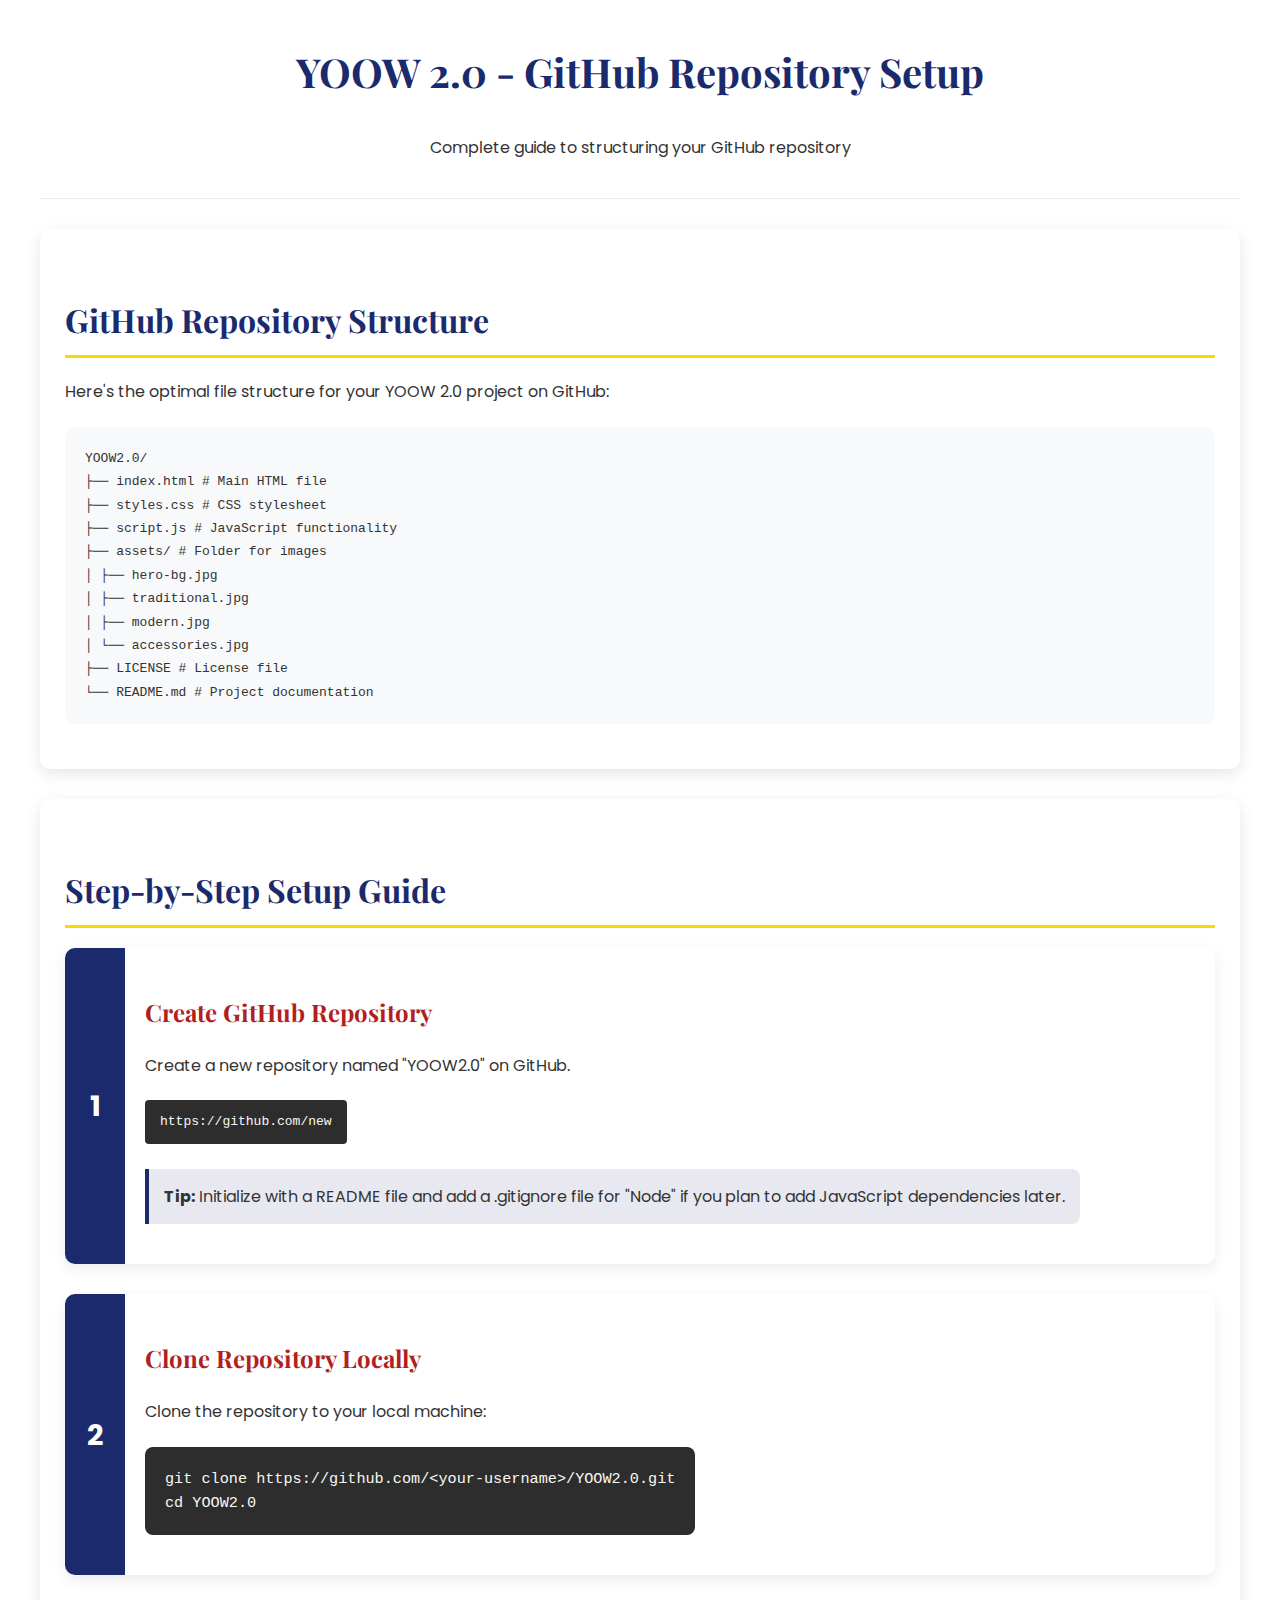
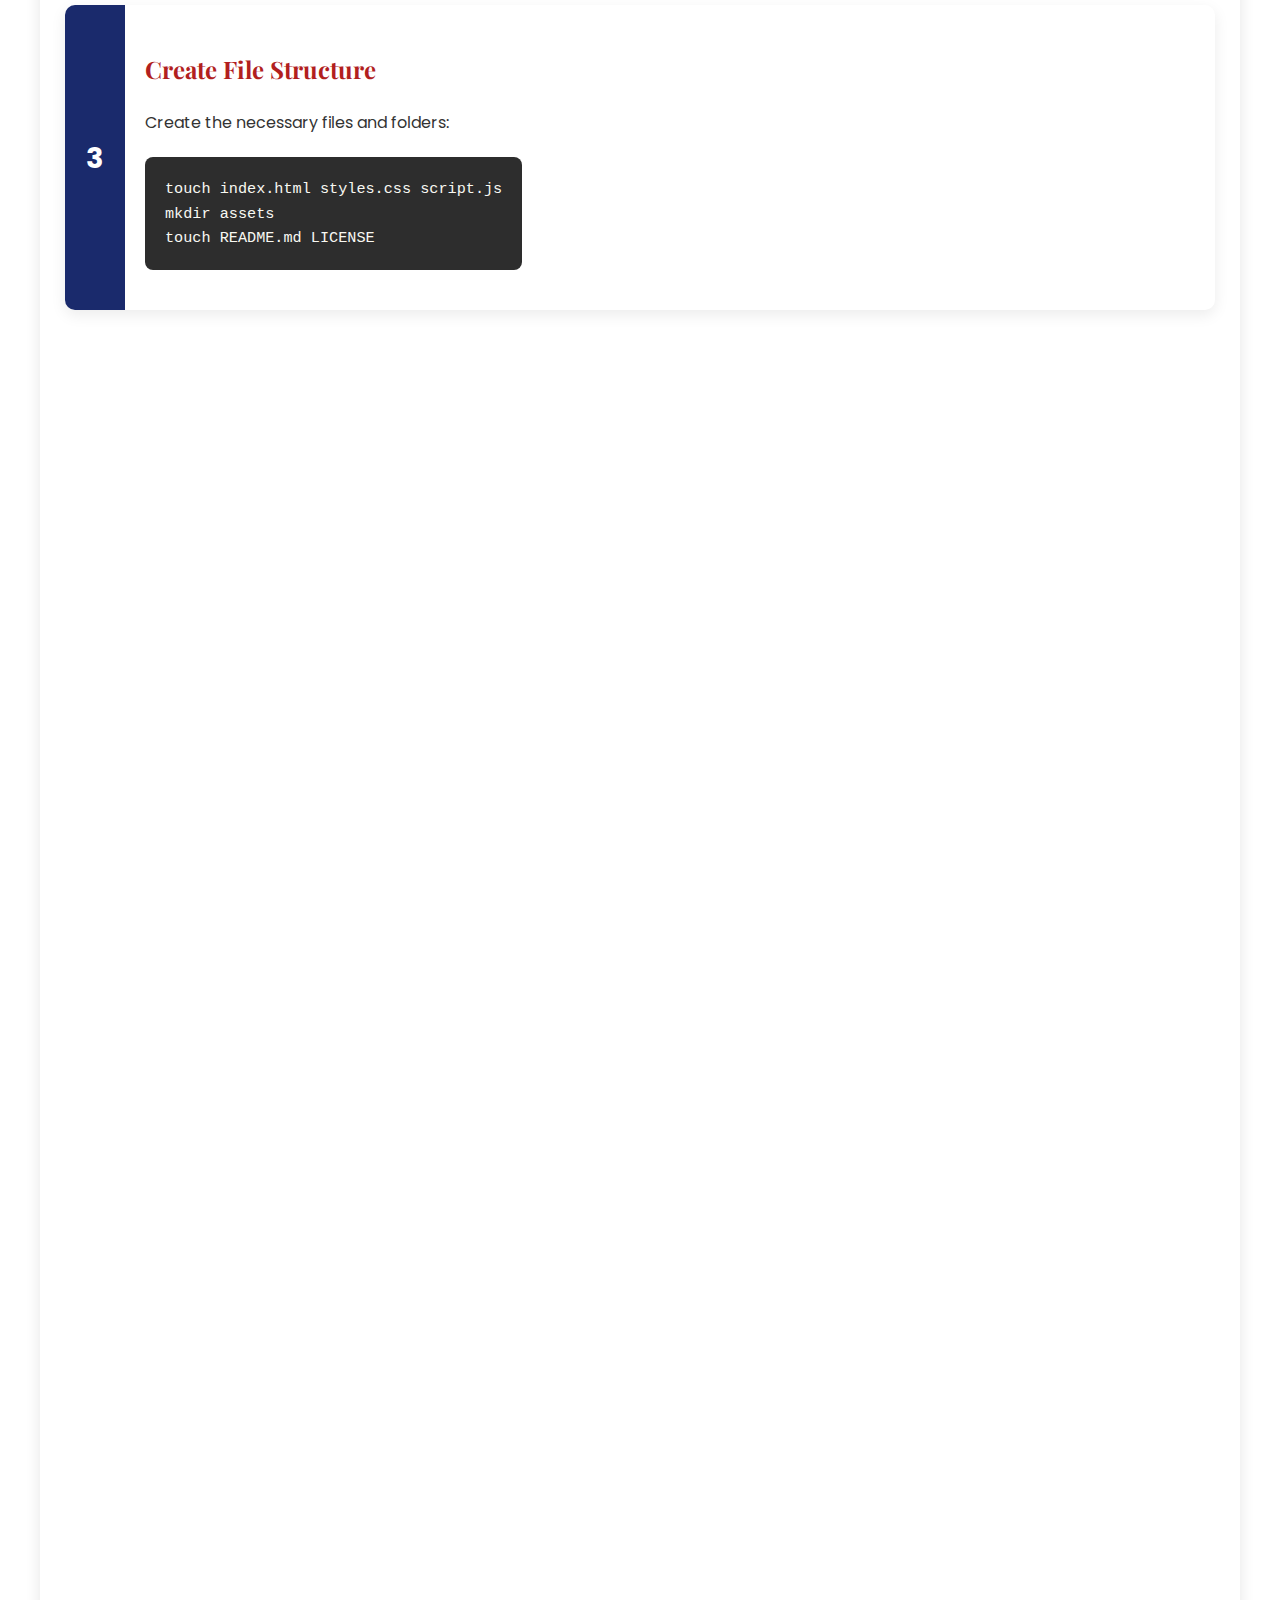
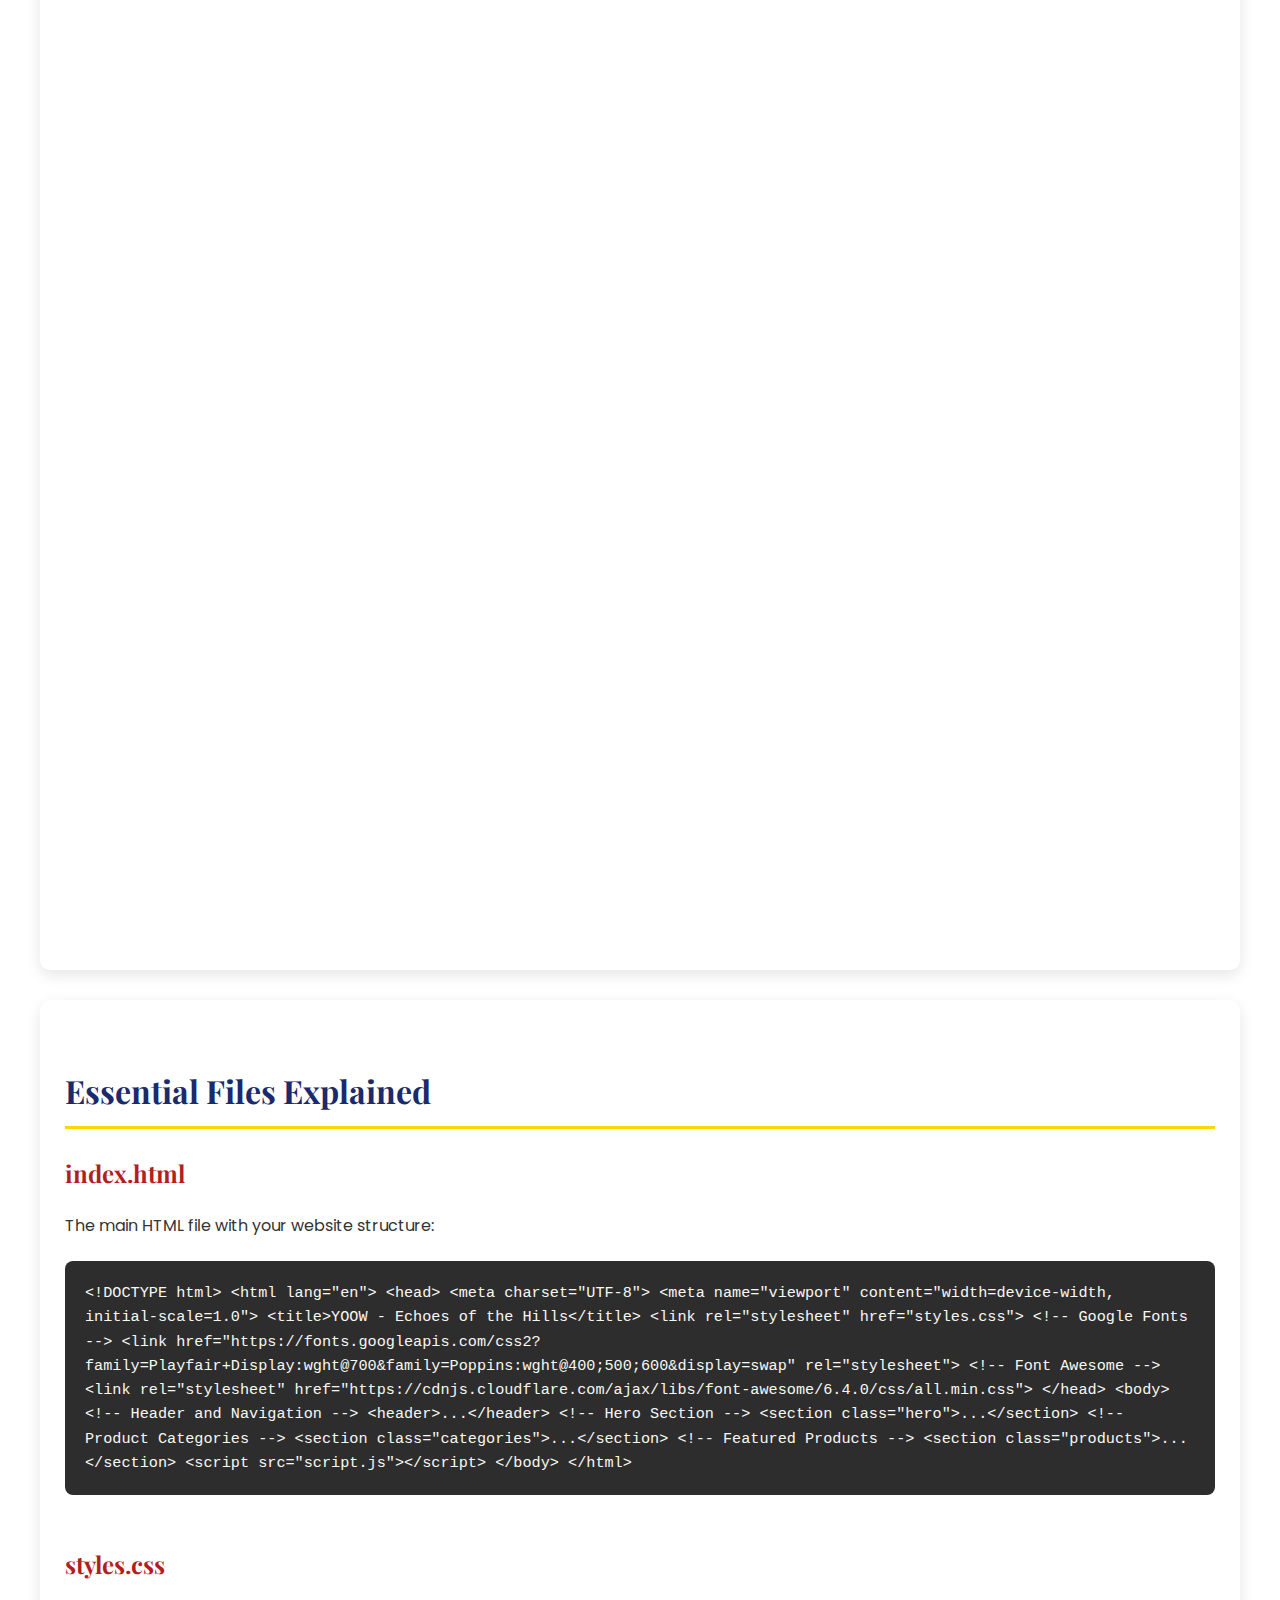
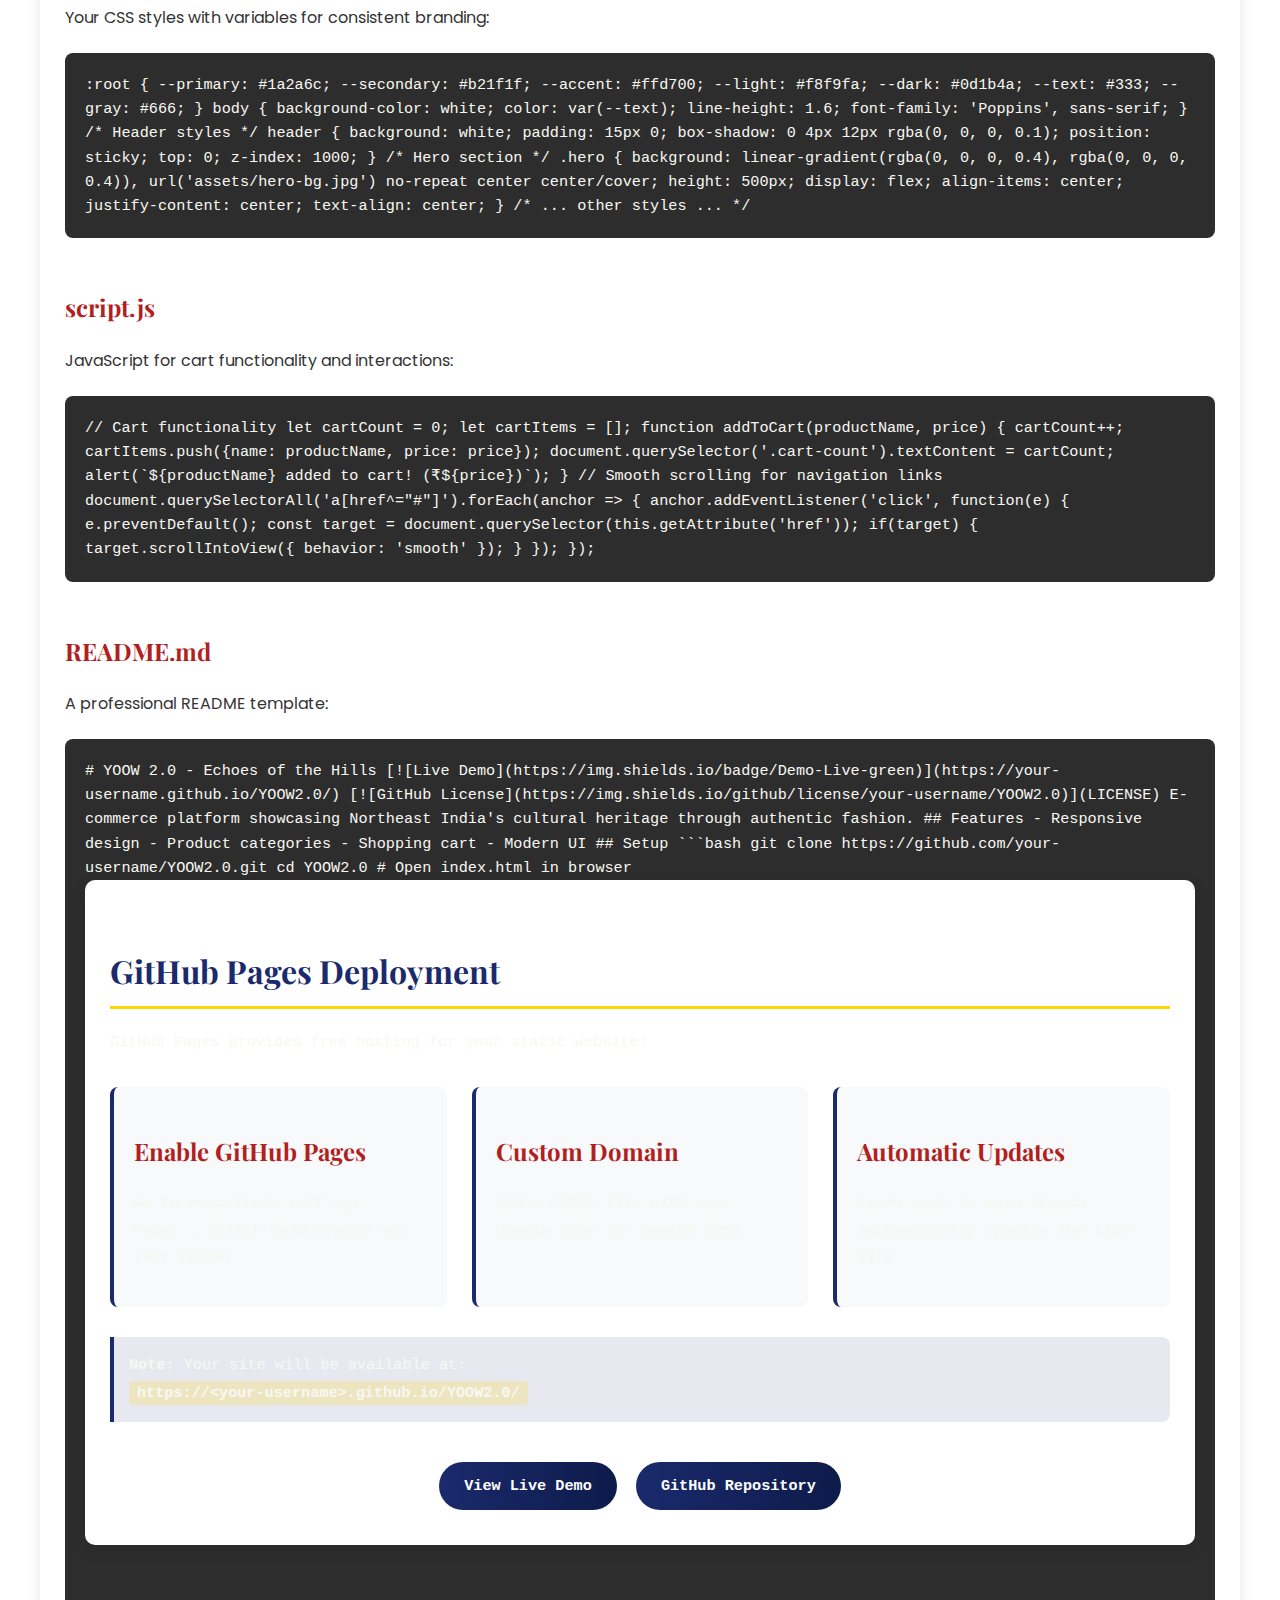
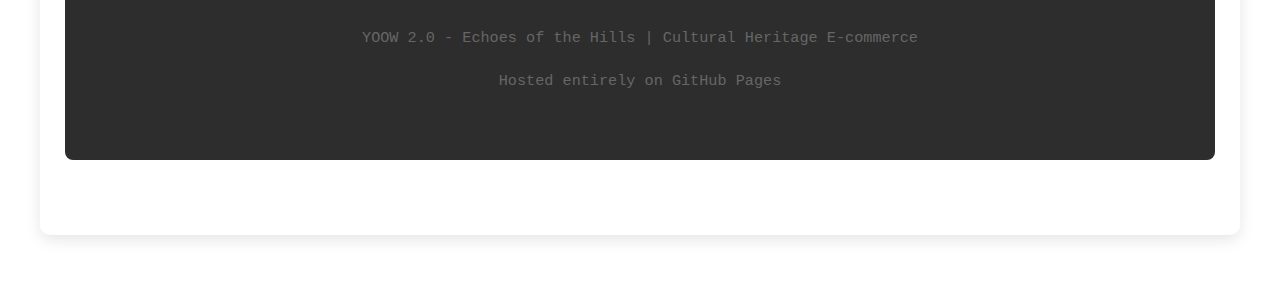
<file: index.html>
<!DOCTYPE html>
<html lang="en">
<head>
    <meta charset="UTF-8">
    <meta name="viewport" content="width=device-width, initial-scale=1.0">
    <title>YOOW 2.0 - Echoes of the Hills</title>
    <link rel="stylesheet" href="https://cdnjs.cloudflare.com/ajax/libs/font-awesome/6.4.0/css/all.min.css">
    <link href="https://fonts.googleapis.com/css2?family=Playfair+Display:wght@700&family=Poppins:wght@400;500;600&display=swap" rel="stylesheet">
    <style>
        :root {
            --primary: #1a2a6c;
            --secondary: #b21f1f;
            --accent: #ffd700;
            --light: #f8f9fa;
            --dark: #0d1b4a;
            --text: #333;
            --gray: #666;
        }
        
        * {
            margin: 0;
            padding: 0;
            box-sizing: border-box;
        }
        
        body {
            background-color: white;
            color: var(--text);
            line-height: 1.6;
            font-family: 'Poppins', sans-serif;
            padding: 20px;
        }
        
        .container {
            max-width: 1200px;
            margin: 0 auto;
        }
        
        header {
            background: white;
            padding: 20px 0;
            margin-bottom: 30px;
            border-bottom: 1px solid #eee;
        }
        
        h1, h2, h3 {
            color: var(--primary);
            font-family: 'Playfair Display', serif;
            margin-bottom: 20px;
        }
        
        h1 {
            font-size: 2.5rem;
            text-align: center;
            margin-bottom: 30px;
        }
        
        h2 {
            font-size: 2rem;
            margin-top: 40px;
            padding-bottom: 10px;
            border-bottom: 3px solid var(--accent);
        }
        
        h3 {
            font-size: 1.5rem;
            color: var(--secondary);
            margin-top: 25px;
        }
        
        p {
            margin-bottom: 15px;
            line-height: 1.8;
        }
        
        .card {
            background: white;
            border-radius: 10px;
            box-shadow: 0 5px 15px rgba(0,0,0,0.1);
            padding: 25px;
            margin-bottom: 30px;
        }
        
        .grid {
            display: grid;
            grid-template-columns: repeat(auto-fill, minmax(300px, 1fr));
            gap: 25px;
            margin: 30px 0;
        }
        
        .grid-item {
            background: var(--light);
            padding: 20px;
            border-radius: 8px;
            border-left: 4px solid var(--primary);
        }
        
        .highlight {
            background-color: rgba(255, 215, 0, 0.2);
            padding: 3px 8px;
            border-radius: 4px;
            font-weight: 600;
        }
        
        .code-block {
            background: #2d2d2d;
            color: #f8f8f2;
            padding: 20px;
            border-radius: 8px;
            margin: 20px 0;
            overflow-x: auto;
            font-family: monospace;
            font-size: 0.95rem;
        }
        
        .btn {
            display: inline-block;
            background: linear-gradient(to right, var(--primary), var(--dark));
            color: white;
            padding: 12px 25px;
            border-radius: 30px;
            text-decoration: none;
            font-weight: 600;
            margin: 10px 5px;
            transition: all 0.3s ease;
        }
        
        .btn:hover {
            transform: translateY(-3px);
            box-shadow: 0 5px 15px rgba(0, 0, 0, 0.2);
        }
        
        .structure {
            background: var(--light);
            padding: 20px;
            border-radius: 8px;
            margin: 20px 0;
            font-family: monospace;
            line-height: 1.8;
        }
        
        .step {
            display: flex;
            margin-bottom: 30px;
            background: white;
            border-radius: 10px;
            overflow: hidden;
            box-shadow: 0 5px 15px rgba(0,0,0,0.08);
        }
        
        .step-number {
            background: var(--primary);
            color: white;
            font-size: 1.8rem;
            font-weight: bold;
            min-width: 60px;
            display: flex;
            align-items: center;
            justify-content: center;
        }
        
        .step-content {
            padding: 20px;
        }
        
        .tip {
            background: rgba(26, 42, 108, 0.1);
            border-left: 4px solid var(--primary);
            padding: 15px;
            margin: 20px 0;
            border-radius: 0 8px 8px 0;
        }
        
        .section {
            margin-bottom: 50px;
        }
        
        .screenshot {
            width: 100%;
            border-radius: 8px;
            margin: 20px 0;
            box-shadow: 0 5px 15px rgba(0,0,0,0.1);
            border: 1px solid #eee;
        }
        
        .command {
            background: #2d2d2d;
            color: #f8f8f2;
            padding: 10px 15px;
            border-radius: 4px;
            display: inline-block;
            margin: 5px 0;
            font-family: monospace;
        }
        
        @media (max-width: 768px) {
            .grid {
                grid-template-columns: 1fr;
            }
            
            .step {
                flex-direction: column;
            }
            
            .step-number {
                min-width: 100%;
                padding: 10px 0;
            }
        }
    </style>
</head>
<body>
    <div class="container">
        <header>
            <h1>YOOW 2.0 - GitHub Repository Setup</h1>
            <p style="text-align: center;">Complete guide to structuring your GitHub repository</p>
        </header>
        
        <div class="card">
            <h2>GitHub Repository Structure</h2>
            <p>Here's the optimal file structure for your YOOW 2.0 project on GitHub:</p>
            
            <div class="structure">
                YOOW2.0/<br>
                ├── index.html           # Main HTML file<br>
                ├── styles.css          # CSS stylesheet<br>
                ├── script.js           # JavaScript functionality<br>
                ├── assets/             # Folder for images<br>
                │   ├── hero-bg.jpg<br>
                │   ├── traditional.jpg<br>
                │   ├── modern.jpg<br>
                │   └── accessories.jpg<br>
                ├── LICENSE             # License file<br>
                └── README.md           # Project documentation
            </div>
        </div>
        
        <div class="card">
            <h2>Step-by-Step Setup Guide</h2>
            
            <div class="step">
                <div class="step-number">1</div>
                <div class="step-content">
                    <h3>Create GitHub Repository</h3>
                    <p>Create a new repository named "YOOW2.0" on GitHub.</p>
                    <p class="command">https://github.com/new</p>
                    <div class="tip">
                        <strong>Tip:</strong> Initialize with a README file and add a .gitignore file for "Node" if you plan to add JavaScript dependencies later.
                    </div>
                </div>
            </div>
            
            <div class="step">
                <div class="step-number">2</div>
                <div class="step-content">
                    <h3>Clone Repository Locally</h3>
                    <p>Clone the repository to your local machine:</p>
                    <div class="code-block">
                        git clone https://github.com/&lt;your-username&gt;/YOOW2.0.git<br>
                        cd YOOW2.0
                    </div>
                </div>
            </div>
            
            <div class="step">
                <div class="step-number">3</div>
                <div class="step-content">
                    <h3>Create File Structure</h3>
                    <p>Create the necessary files and folders:</p>
                    <div class="code-block">
                        touch index.html styles.css script.js<br>
                        mkdir assets<br>
                        touch README.md LICENSE
                    </div>
                </div>
            </div>
            
            <div class="step">
                <div class="step-number">4</div>
                <div class="step-content">
                    <h3>Add Content to Files</h3>
                    <p>Copy your HTML, CSS, and JavaScript code into the respective files:</p>
                    <div class="grid">
                        <div class="grid-item">
                            <h3>index.html</h3>
                            <p>Main HTML structure of your website</p>
                        </div>
                        <div class="grid-item">
                            <h3>styles.css</h3>
                            <p>All CSS styles and design rules</p>
                        </div>
                        <div class="grid-item">
                            <h3>script.js</h3>
                            <p>JavaScript for cart functionality and interactions</p>
                        </div>
                    </div>
                </div>
            </div>
            
            <div class="step">
                <div class="step-number">5</div>
                <div class="step-content">
                    <h3>Add Image Assets</h3>
                    <p>Download your images and place them in the assets folder:</p>
                    <div class="code-block">
                        assets/<br>
                        ├── hero-bg.jpg<br>
                        ├── traditional.jpg<br>
                        ├── modern.jpg<br>
                        └── accessories.jpg
                    </div>
                    <div class="tip">
                        <strong>Tip:</strong> Update image paths in your HTML to point to local assets (e.g., 'assets/hero-bg.jpg')
                    </div>
                </div>
            </div>
            
            <div class="step">
                <div class="step-number">6</div>
                <div class="step-content">
                    <h3>Create README.md</h3>
                    <p>Add a professional README with:</p>
                    <ul>
                        <li>Project description</li>
                        <li>Features list</li>
                        <li>Setup instructions</li>
                        <li>Screenshots</li>
                        <li>License information</li>
                    </ul>
                </div>
            </div>
            
            <div class="step">
                <div class="step-number">7</div>
                <div class="step-content">
                    <h3>Commit and Push</h3>
                    <p>Push your code to GitHub:</p>
                    <div class="code-block">
                        git add .<br>
                        git commit -m "Initial commit with YOOW 2.0 website"<br>
                        git push origin main
                    </div>
                </div>
            </div>
            
            <div class="step">
                <div class="step-number">8</div>
                <div class="step-content">
                    <h3>Enable GitHub Pages</h3>
                    <p>Go to repository settings → Pages → Select main branch and root folder</p>
                    <p>Your site will be live at:</p>
                    <p class="highlight">https://&lt;your-username&gt;.github.io/YOOW2.0/</p>
                </div>
            </div>
        </div>
        
        <div class="card">
            <h2>Essential Files Explained</h2>
            
            <div class="section">
                <h3>index.html</h3>
                <p>The main HTML file with your website structure:</p>
                <div class="code-block">
&lt;!DOCTYPE html&gt;
&lt;html lang="en"&gt;
&lt;head&gt;
    &lt;meta charset="UTF-8"&gt;
    &lt;meta name="viewport" content="width=device-width, initial-scale=1.0"&gt;
    &lt;title&gt;YOOW - Echoes of the Hills&lt;/title&gt;
    &lt;link rel="stylesheet" href="styles.css"&gt;
    &lt;!-- Google Fonts --&gt;
    &lt;link href="https://fonts.googleapis.com/css2?family=Playfair+Display:wght@700&family=Poppins:wght@400;500;600&display=swap" rel="stylesheet"&gt;
    &lt;!-- Font Awesome --&gt;
    &lt;link rel="stylesheet" href="https://cdnjs.cloudflare.com/ajax/libs/font-awesome/6.4.0/css/all.min.css"&gt;
&lt;/head&gt;
&lt;body&gt;
    &lt;!-- Header and Navigation --&gt;
    &lt;header&gt;...&lt;/header&gt;
    
    &lt;!-- Hero Section --&gt;
    &lt;section class="hero"&gt;...&lt;/section&gt;
    
    &lt;!-- Product Categories --&gt;
    &lt;section class="categories"&gt;...&lt;/section&gt;
    
    &lt;!-- Featured Products --&gt;
    &lt;section class="products"&gt;...&lt;/section&gt;
    
    &lt;script src="script.js"&gt;&lt;/script&gt;
&lt;/body&gt;
&lt;/html&gt;
                </div>
            </div>
            
            <div class="section">
                <h3>styles.css</h3>
                <p>Your CSS styles with variables for consistent branding:</p>
                <div class="code-block">
:root {
    --primary: #1a2a6c;
    --secondary: #b21f1f;
    --accent: #ffd700;
    --light: #f8f9fa;
    --dark: #0d1b4a;
    --text: #333;
    --gray: #666;
}

body {
    background-color: white;
    color: var(--text);
    line-height: 1.6;
    font-family: 'Poppins', sans-serif;
}

/* Header styles */
header {
    background: white;
    padding: 15px 0;
    box-shadow: 0 4px 12px rgba(0, 0, 0, 0.1);
    position: sticky;
    top: 0;
    z-index: 1000;
}

/* Hero section */
.hero {
    background: linear-gradient(rgba(0, 0, 0, 0.4), rgba(0, 0, 0, 0.4)), 
                url('assets/hero-bg.jpg') no-repeat center center/cover;
    height: 500px;
    display: flex;
    align-items: center;
    justify-content: center;
    text-align: center;
}

/* ... other styles ... */
                </div>
            </div>
            
            <div class="section">
                <h3>script.js</h3>
                <p>JavaScript for cart functionality and interactions:</p>
                <div class="code-block">
// Cart functionality
let cartCount = 0;
let cartItems = [];

function addToCart(productName, price) {
    cartCount++;
    cartItems.push({name: productName, price: price});
    document.querySelector('.cart-count').textContent = cartCount;
    alert(`${productName} added to cart! (₹${price})`);
}

// Smooth scrolling for navigation links
document.querySelectorAll('a[href^="#"]').forEach(anchor => {
    anchor.addEventListener('click', function(e) {
        e.preventDefault();
        const target = document.querySelector(this.getAttribute('href'));
        if(target) {
            target.scrollIntoView({ behavior: 'smooth' });
        }
    });
});
                </div>
            </div>
            
            <div class="section">
                <h3>README.md</h3>
                <p>A professional README template:</p>
                <div class="code-block">
# YOOW 2.0 - Echoes of the Hills

[![Live Demo](https://img.shields.io/badge/Demo-Live-green)](https://your-username.github.io/YOOW2.0/)
[![GitHub License](https://img.shields.io/github/license/your-username/YOOW2.0)](LICENSE)

E-commerce platform showcasing Northeast India's cultural heritage through authentic fashion.

## Features
- Responsive design
- Product categories
- Shopping cart
- Modern UI

## Setup
```bash
git clone https://github.com/your-username/YOOW2.0.git
cd YOOW2.0
# Open index.html in browser
    <div class="card">
        <h2>GitHub Pages Deployment</h2>
        <p>GitHub Pages provides free hosting for your static website:</p>
        
        <div class="grid">
            <div class="grid-item">
                <h3>Enable GitHub Pages</h3>
                <p>Go to repository settings → Pages → Select main branch and root folder</p>
            </div>
            <div class="grid-item">
                <h3>Custom Domain</h3>
                <p>Add a CNAME file with your domain name for custom URLs</p>
            </div>
            <div class="grid-item">
                <h3>Automatic Updates</h3>
                <p>Every push to main branch automatically updates the live site</p>
            </div>
        </div>
        
        <p class="tip">
            <strong>Note:</strong> Your site will be available at:<br>
            <span class="highlight">https://&lt;your-username&gt;.github.io/YOOW2.0/</span>
        </p>
        
        <div style="text-align: center; margin-top: 30px;">
            <a href="#" class="btn">View Live Demo</a>
            <a href="#" class="btn">GitHub Repository</a>
        </div>
    </div>
    
    <footer style="text-align: center; padding: 30px 0; color: var(--gray); margin-top: 50px;">
        <p>YOOW 2.0 - Echoes of the Hills | Cultural Heritage E-commerce</p>
        <p>Hosted entirely on GitHub Pages</p>
    </footer>
</div>

<script>
    // Simple animation for step elements
    document.addEventListener('DOMContentLoaded', function() {
        const steps = document.querySelectorAll('.step');
        
        steps.forEach((step, index) => {
            setTimeout(() => {
                step.style.opacity = '1';
                step.style.transform = 'translateY(0)';
            }, 300 * index);
        });
        
        // Initial state for animation
        steps.forEach(step => {
            step.style.opacity = '0';
            step.style.transform = 'translateY(20px)';
            step.style.transition = 'opacity 0.5s ease, transform 0.5s ease';
        });
    });
</script>
</file>
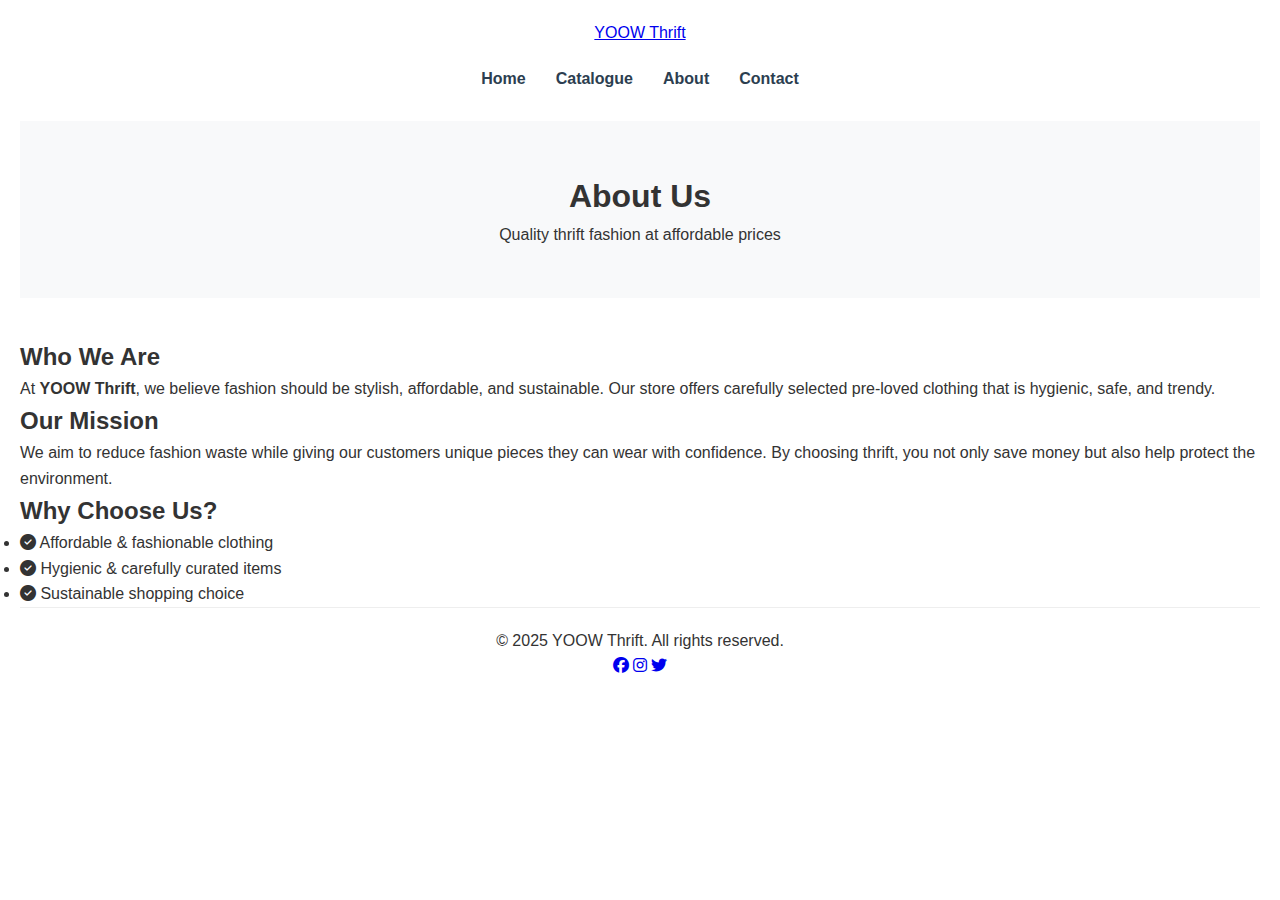
<file: about.html>
<!DOCTYPE html>
<html lang="en">
<head>
    <meta charset="UTF-8">
    <meta name="viewport" content="width=device-width, initial-scale=1.0">
    <title>About Us - YOOW Thrift</title>
    <!-- Correct CSS link -->
    <link rel="stylesheet" href="style.css">
    <!-- Font Awesome -->
    <link rel="stylesheet" href="https://cdnjs.cloudflare.com/ajax/libs/font-awesome/6.4.0/css/all.min.css">
</head>
<body>

    <!-- Navigation -->
    <header>
        <nav class="navbar">
            <a href="index.html" class="logo">YOOW Thrift</a>
            <ul class="nav-links">
                <li><a href="index.html">Home</a></li>
                <li><a href="catalogue.html">Catalogue</a></li>
                <li><a href="about.html" class="active">About</a></li>
                <li><a href="contact.html">Contact</a></li>
            </ul>
        </nav>
    </header>

    <!-- Hero Section -->
    <section class="hero small-hero">
        <h1>About Us</h1>
        <p>Quality thrift fashion at affordable prices</p>
    </section>

    <!-- About Content -->
    <section class="about-section">
        <div class="container">
            <h2>Who We Are</h2>
            <p>
                At <strong>YOOW Thrift</strong>, we believe fashion should be stylish, affordable, and sustainable. 
                Our store offers carefully selected pre-loved clothing that is hygienic, safe, and trendy.
            </p>

            <h2>Our Mission</h2>
            <p>
                We aim to reduce fashion waste while giving our customers unique pieces they can wear with confidence. 
                By choosing thrift, you not only save money but also help protect the environment.
            </p>

            <h2>Why Choose Us?</h2>
            <ul>
                <li><i class="fa fa-check-circle"></i> Affordable & fashionable clothing</li>
                <li><i class="fa fa-check-circle"></i> Hygienic & carefully curated items</li>
                <li><i class="fa fa-check-circle"></i> Sustainable shopping choice</li>
            </ul>
        </div>
    </section>

    <!-- Footer -->
    <footer>
        <div class="container">
            <p>&copy; 2025 YOOW Thrift. All rights reserved.</p>
            <div class="social-links">
                <a href="#"><i class="fab fa-facebook"></i></a>
                <a href="#"><i class="fab fa-instagram"></i></a>
                <a href="#"><i class="fab fa-twitter"></i></a>
            </div>
        </div>
    </footer>

</body>
</html>
</file>
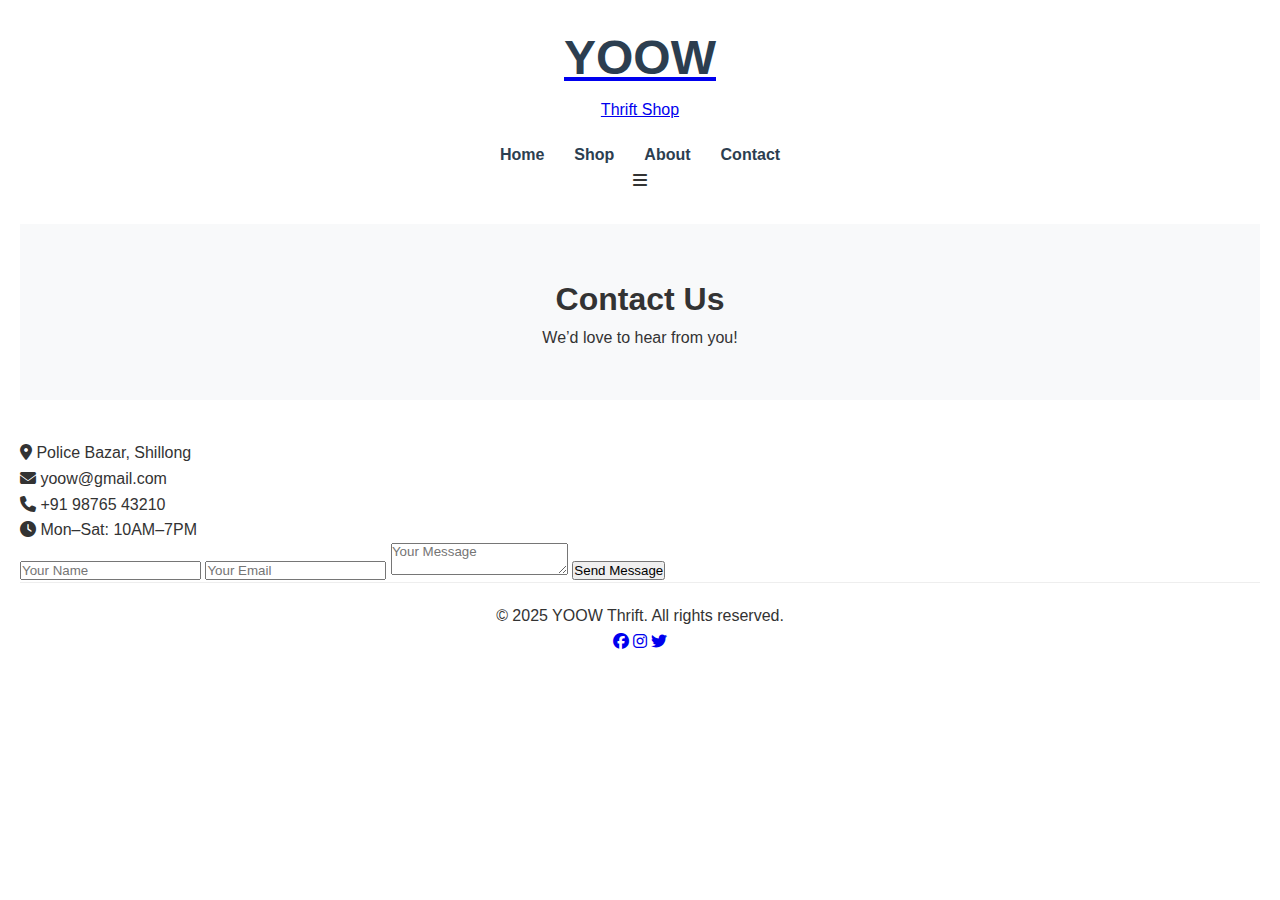
<file: contact.html>
<!DOCTYPE html>
<html lang="en">
<head>
  <meta charset="UTF-8">
  <meta name="viewport" content="width=device-width, initial-scale=1.0">
  <title>Contact - YOOW Thrift</title>

  <!-- Use full GitHub Pages path to ensure CSS loads -->
  <link rel="stylesheet" href="https://sharp1991.github.io/YOOW2.0/style.css">
  <link rel="stylesheet" href="https://cdnjs.cloudflare.com/ajax/libs/font-awesome/6.4.0/css/all.min.css">
</head>
<body>

  <!-- Header / Navigation -->
  <header>
    <div class="container">
      <a href="index.html" class="logo">
        <h1>YOOW</h1>
        <span>Thrift Shop</span>
      </a>
      <nav>
        <ul>
          <li><a href="index.html">Home</a></li>
          <li><a href="catalogue.html">Shop</a></li>
          <li><a href="about.html">About</a></li>
          <li><a href="contact.html" class="active">Contact</a></li>
        </ul>
      </nav>
      <div class="mobile-menu-btn"><i class="fas fa-bars"></i></div>
    </div>
  </header>

  <!-- Hero Section (matching homepage style) -->
  <section class="hero small-hero">
    <h1>Contact Us</h1>
    <p>We’d love to hear from you!</p>
  </section>

  <!-- Contact Section -->
  <section class="contact">
    <div class="container contact-grid">
      
      <!-- Contact Info -->
      <div class="contact-info">
        <p><i class="fas fa-map-marker-alt"></i> Police Bazar, Shillong</p>
        <p><i class="fas fa-envelope"></i> yoow@gmail.com</p>
        <p><i class="fas fa-phone"></i> +91 98765 43210</p>
        <p><i class="fas fa-clock"></i> Mon–Sat: 10AM–7PM</p>
      </div>

      <!-- Contact Form -->
      <div class="contact-form">
        <form>
          <input type="text" placeholder="Your Name" required>
          <input type="email" placeholder="Your Email" required>
          <textarea placeholder="Your Message" required></textarea>
          <button type="submit" class="btn">Send Message</button>
        </form>
      </div>

    </div>
  </section>

  <!-- Footer -->
  <footer>
    <div class="container">
      <p>&copy; 2025 YOOW Thrift. All rights reserved.</p>
      <div class="social-links">
        <a href="#"><i class="fab fa-facebook"></i></a>
        <a href="#"><i class="fab fa-instagram"></i></a>
        <a href="#"><i class="fab fa-twitter"></i></a>
      </div>
    </div>
  </footer>

</body>
</html>
</file>
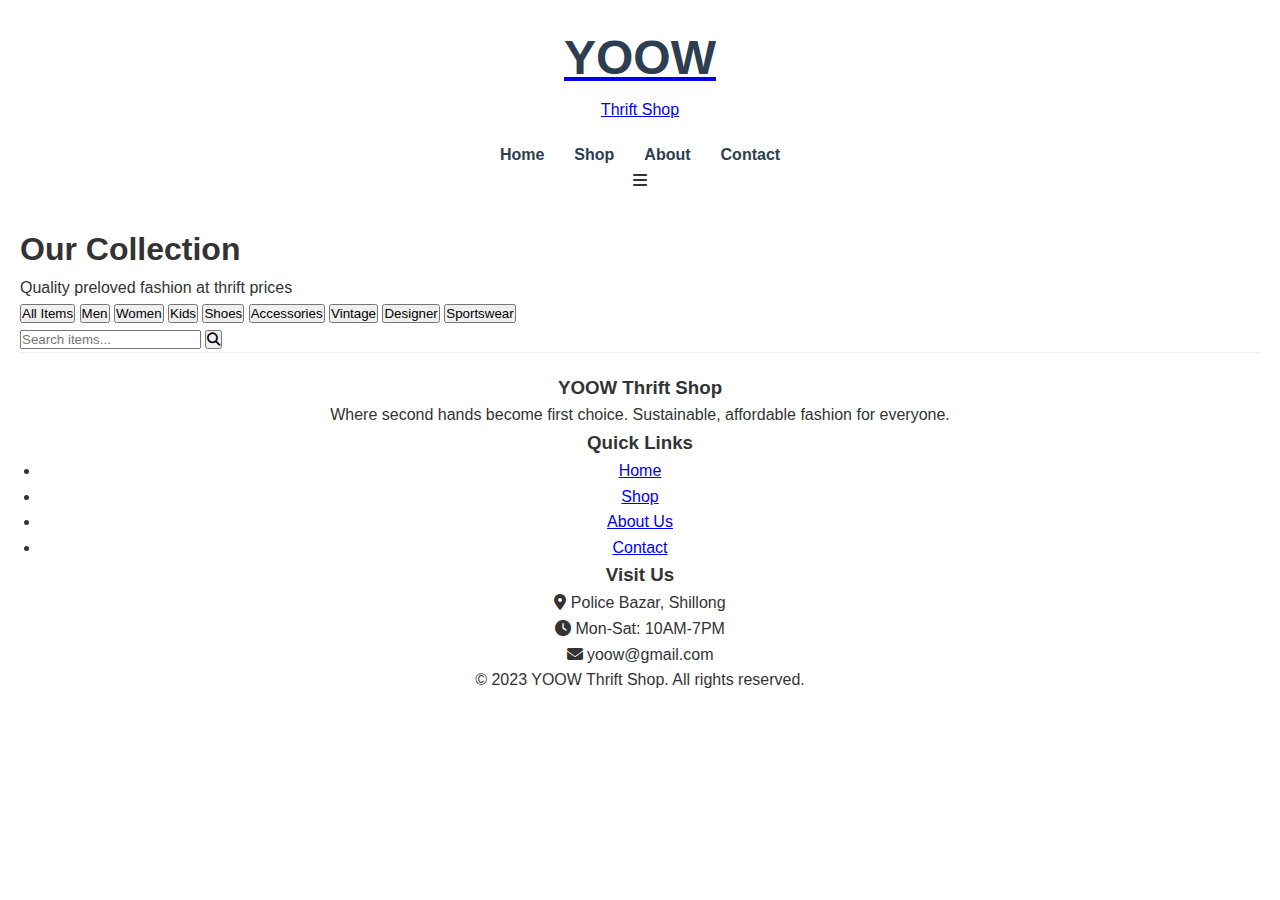
<file: shop.html>
<!DOCTYPE html>
<html lang="en">
<head>
    <meta charset="UTF-8">
    <meta name="viewport" content="width=device-width, initial-scale=1.0">
    <title>Shop - YOOW Thrift</title>
    <link rel="stylesheet" href="styles.css">
    <link rel="stylesheet" href="https://cdnjs.cloudflare.com/ajax/libs/font-awesome/6.4.0/css/all.min.css">
</head>
<body>
    <header>
        <div class="container">
            <a href="index.html" class="logo">
                <h1>YOOW</h1>
                <span>Thrift Shop</span>
            </a>
            <nav>
                <ul>
                    <li><a href="index.html">Home</a></li>
                    <li><a href="catalogue.html" class="active">Shop</a></li>
                    <li><a href="about.html">About</a></li>
                    <li><a href="contact.html">Contact</a></li>
                </ul>
            </nav>
            <div class="mobile-menu-btn">
                <i class="fas fa-bars"></i>
            </div>
        </div>
    </header>

    <section class="catalogue">
        <div class="container">
            <h1>Our Collection</h1>
            <p class="subtitle">Quality preloved fashion at thrift prices</p>
            
            <div class="catalogue-controls">
                <div class="filter-buttons">
                    <button class="filter-btn active" data-category="all">All Items</button>
                    <button class="filter-btn" data-category="men">Men</button>
                    <button class="filter-btn" data-category="women">Women</button>
                    <button class="filter-btn" data-category="kids">Kids</button>
                    <button class="filter-btn" data-category="shoes">Shoes</button>
                    <button class="filter-btn" data-category="accessories">Accessories</button>
                    <button class="filter-btn" data-category="vintage">Vintage</button>
                    <button class="filter-btn" data-category="designer">Designer</button>
                    <button class="filter-btn" data-category="sportswear">Sportswear</button>
                </div>
                
                <div class="search-box">
                    <input type="text" id="search-input" placeholder="Search items...">
                    <button id="search-btn"><i class="fas fa-search"></i></button>
                </div>
            </div>
            
            <div class="products-grid" id="products-container">
                <!-- Products will be dynamically loaded from script.js -->
            </div>
        </div>
    </section>

    <footer>
        <div class="container">
            <div class="footer-col">
                <h3>YOOW Thrift Shop</h3>
                <p>Where second hands become first choice. Sustainable, affordable fashion for everyone.</p>
            </div>
            
            <div class="footer-col">
                <h3>Quick Links</h3>
                <ul>
                    <li><a href="index.html">Home</a></li>
                    <li><a href="catalogue.html">Shop</a></li>
                    <li><a href="about.html">About Us</a></li>
                    <li><a href="contact.html">Contact</a></li>
                </ul>
            </div>
            
            <div class="footer-col">
                <h3>Visit Us</h3>
                <p><i class="fas fa-map-marker-alt"></i> Police Bazar, Shillong</p>
                <p><i class="fas fa-clock"></i> Mon-Sat: 10AM-7PM</p>
                <p><i class="fas fa-envelope"></i> yoow@gmail.com</p>
            </div>
        </div>
        <div class="copyright">
            <p>&copy; 2023 YOOW Thrift Shop. All rights reserved.</p>
        </div>
    </footer>

    <script src="script.js"></script>
</body>
</html>
</file>
<file: style.css>
/* Basic Reset */
* {
    margin: 0;
    padding: 0;
    box-sizing: border-box;
    font-family: 'Arial', sans-serif;
}

body {
    line-height: 1.6;
    color: #333;
    padding: 20px;
}

header {
    text-align: center;
    margin-bottom: 30px;
}

header h1 {
    font-size: 3rem;
    color: #2c3e50;
}

nav ul {
    display: flex;
    justify-content: center;
    list-style: none;
    margin-top: 20px;
}

nav ul li {
    margin: 0 15px;
}

nav ul li a {
    text-decoration: none;
    color: #2c3e50;
    font-weight: bold;
}

.hero {
    text-align: center;
    padding: 50px 20px;
    background-color: #f8f9fa;
    margin-bottom: 40px;
}

.hero h2 {
    font-size: 2.5rem;
    margin-bottom: 15px;
}

.tagline {
    font-size: 1.5rem;
    margin-bottom: 10px;
}

.subtag {
    margin-bottom: 25px;
}

.cta-button {
    display: inline-block;
    padding: 12px 30px;
    background-color: #2c3e50;
    color: white;
    text-decoration: none;
    border-radius: 5px;
    font-weight: bold;
    transition: background-color 0.3s;
}

.cta-button:hover {
    background-color: #1a252f;
}

.benefits {
    display: grid;
    grid-template-columns: repeat(auto-fit, minmax(250px, 1fr));
    gap: 30px;
    margin-bottom: 50px;
}

.benefit-card {
    text-align: center;
    padding: 30px 20px;
    border: 1px solid #eee;
    border-radius: 8px;
}

.benefit-card i {
    font-size: 2.5rem;
    color: #2c3e50;
    margin-bottom: 15px;
}

.benefit-card h3 {
    margin-bottom: 10px;
}

.whatsapp-button {
    display: inline-block;
    margin-top: 15px;
    padding: 10px 20px;
    background-color: #25D366;
    color: white;
    text-decoration: none;
    border-radius: 5px;
    font-weight: bold;
}

.new-arrivals {
    margin-bottom: 50px;
}

.new-arrivals h2 {
    text-align: center;
    margin-bottom: 30px;
}

footer {
    text-align: center;
    padding: 20px;
    border-top: 1px solid #eee;
}
</file>
<file: styles.css>
/* Basic Reset */
* {
    margin: 0;
    padding: 0;
    box-sizing: border-box;
    font-family: 'Arial', sans-serif;
}

body {
    line-height: 1.6;
    color: #333;
    padding: 20px;
}

header {
    text-align: center;
    margin-bottom: 30px;
}

header h1 {
    font-size: 3rem;
    color: #2c3e50;
}

nav ul {
    display: flex;
    justify-content: center;
    list-style: none;
    margin-top: 20px;
}

nav ul li {
    margin: 0 15px;
}

nav ul li a {
    text-decoration: none;
    color: #2c3e50;
    font-weight: bold;
}

.hero {
    text-align: center;
    padding: 50px 20px;
    background-color: #f8f9fa;
    margin-bottom: 40px;
}

.hero h2 {
    font-size: 2.5rem;
    margin-bottom: 15px;
}

.tagline {
    font-size: 1.5rem;
    margin-bottom: 10px;
}

.subtag {
    margin-bottom: 25px;
}

.cta-button {
    display: inline-block;
    padding: 12px 30px;
    background-color: #2c3e50;
    color: white;
    text-decoration: none;
    border-radius: 5px;
    font-weight: bold;
    transition: background-color 0.3s;
}

.cta-button:hover {
    background-color: #1a252f;
}

.benefits {
    display: grid;
    grid-template-columns: repeat(auto-fit, minmax(250px, 1fr));
    gap: 30px;
    margin-bottom: 50px;
}

.benefit-card {
    text-align: center;
    padding: 30px 20px;
    border: 1px solid #eee;
    border-radius: 8px;
}

.benefit-card i {
    font-size: 2.5rem;
    color: #2c3e50;
    margin-bottom: 15px;
}

.benefit-card h3 {
    margin-bottom: 10px;
}

.whatsapp-button {
    display: inline-block;
    margin-top: 15px;
    padding: 10px 20px;
    background-color: #25D366;
    color: white;
    text-decoration: none;
    border-radius: 5px;
    font-weight: bold;
}

.new-arrivals {
    margin-bottom: 50px;
}

.new-arrivals h2 {
    text-align: center;
    margin-bottom: 30px;
}

footer {
    text-align: center;
    padding: 20px;
    border-top: 1px solid #eee;
}
</file>
